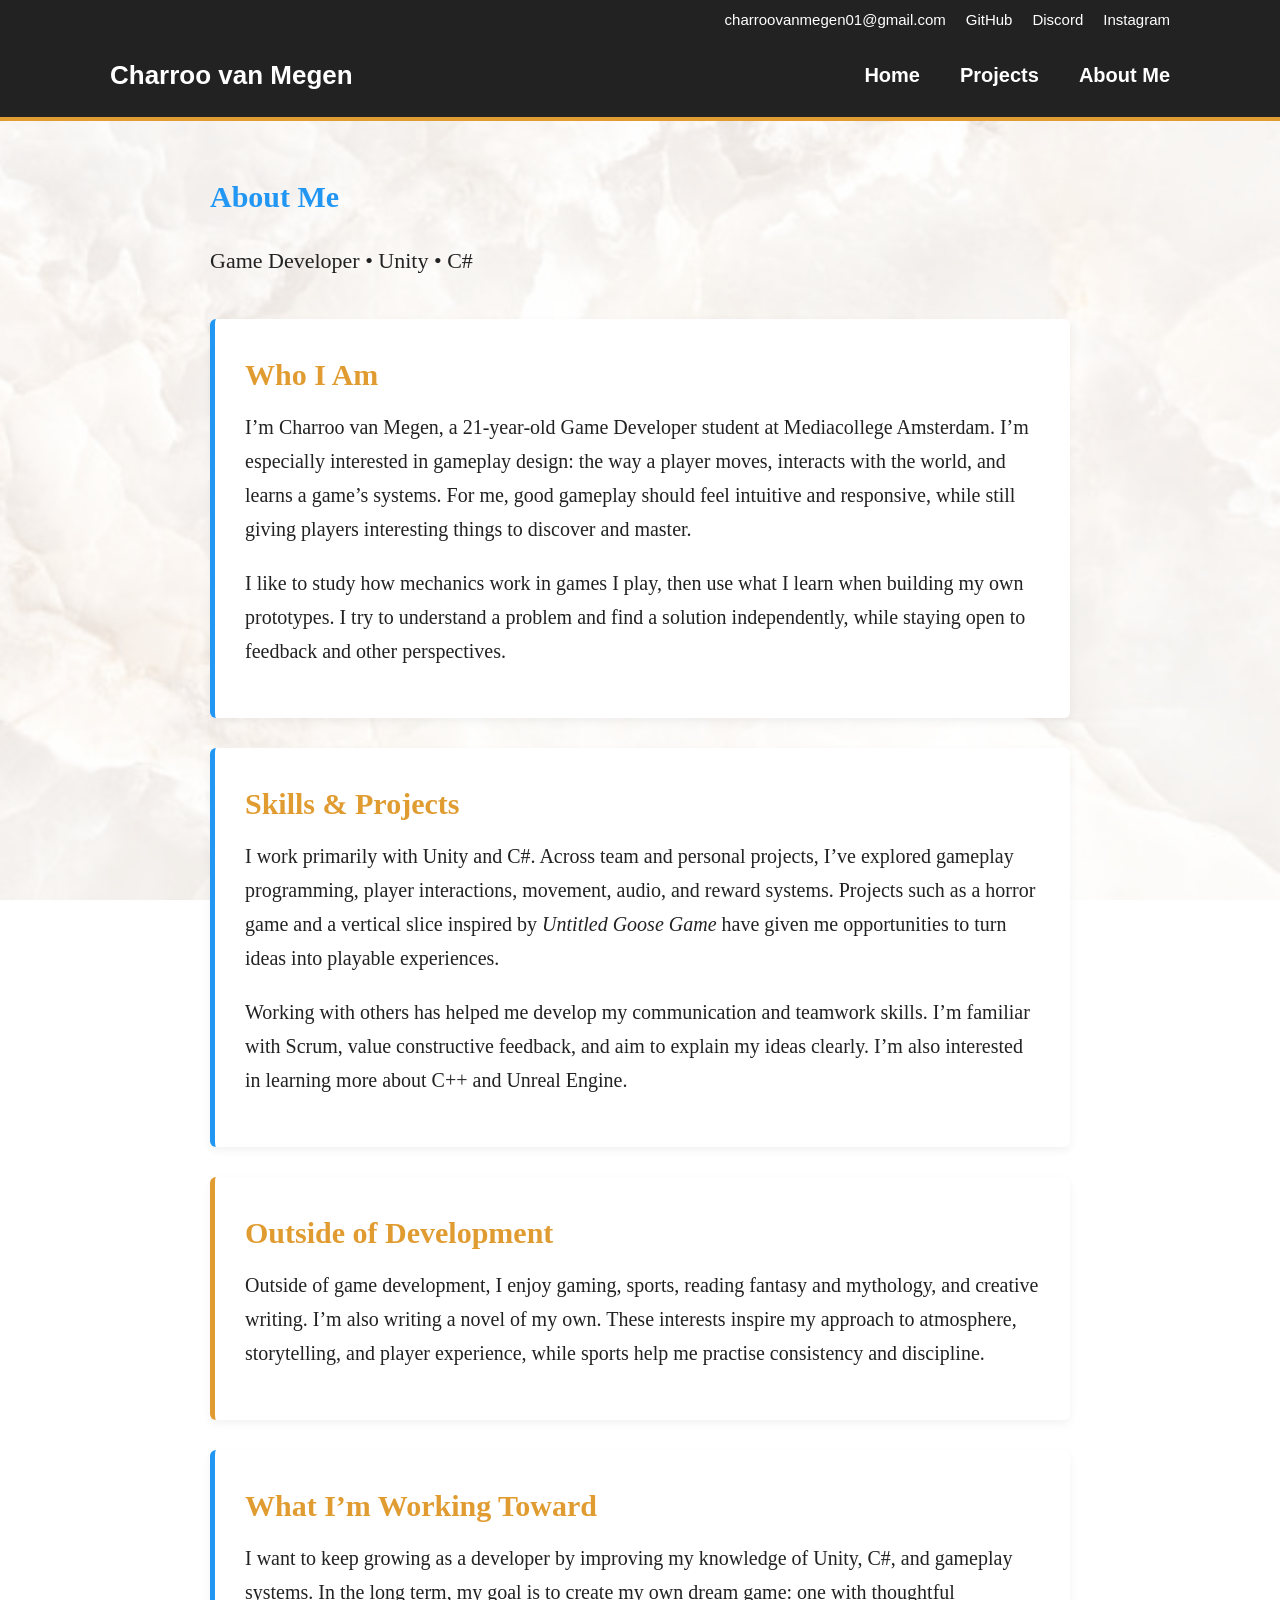
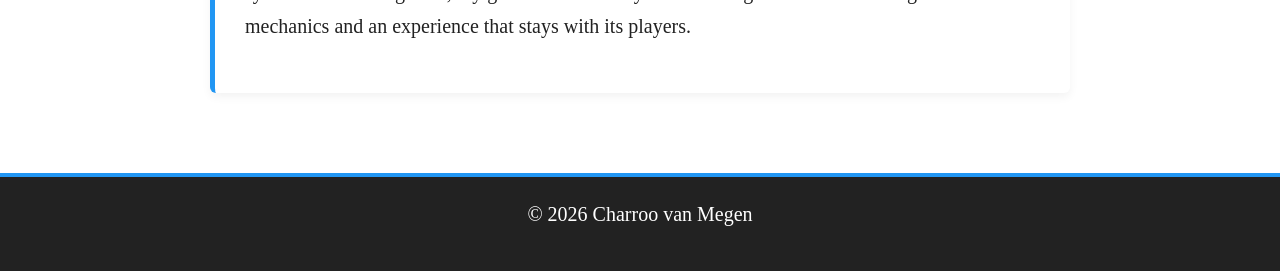
<file: about.html>
<!DOCTYPE html>
<html lang="en">
<head>
  <meta charset="UTF-8">
  <meta name="viewport" content="width=device-width, initial-scale=1.0">
  <title>About Me | Charroo van Megen</title>
  <link rel="stylesheet" href="style.css">
</head>

<body>
<header>
  <nav class="contact-bar" aria-label="Contact links">
    <a href="mailto:charroovanmegen01@gmail.com">charroovanmegen01@gmail.com</a>
    <a href="https://github.com/charroo-van-megen" target="_blank" rel="noopener noreferrer">GitHub</a>
    <a href="https://discord.com/users/kashikoi1478" target="_blank" rel="noopener noreferrer">Discord</a>
    <a href="https://www.instagram.com/C.W.van.Megen" target="_blank" rel="noopener noreferrer">Instagram</a>
  </nav>

  <nav class="navbar" aria-label="Main navigation">
    <div class="logo">
      <a href="index.html">Charroo van Megen</a>
    </div>
    <div class="nav-links">
      <a href="index.html">Home</a>
      <a href="projects.html">Projects</a>
      <a href="about.html" aria-current="page">About Me</a>
    </div>
  </nav>
</header>

<main class="container">
  <section class="about-header">
    <h1>About Me</h1>
    <p class="intro">Game Developer • Unity • C#</p>
  </section>

  <section class="about-section">
    <h2>Who I Am</h2>
    <p>I’m Charroo van Megen, a 21-year-old Game Developer student at Mediacollege Amsterdam. I’m especially interested in gameplay design: the way a player moves, interacts with the world, and learns a game’s systems. For me, good gameplay should feel intuitive and responsive, while still giving players interesting things to discover and master.</p>
    <p>I like to study how mechanics work in games I play, then use what I learn when building my own prototypes. I try to understand a problem and find a solution independently, while staying open to feedback and other perspectives.</p>
  </section>

  <section class="about-section">
    <h2>Skills & Projects</h2>
    <p>I work primarily with Unity and C#. Across team and personal projects, I’ve explored gameplay programming, player interactions, movement, audio, and reward systems. Projects such as a horror game and a vertical slice inspired by <em>Untitled Goose Game</em> have given me opportunities to turn ideas into playable experiences.</p>
    <p>Working with others has helped me develop my communication and teamwork skills. I’m familiar with Scrum, value constructive feedback, and aim to explain my ideas clearly. I’m also interested in learning more about C++ and Unreal Engine.</p>
  </section>

  <section class="about-section about-goal">
    <h2>Outside of Development</h2>
    <p>Outside of game development, I enjoy gaming, sports, reading fantasy and mythology, and creative writing. I’m also writing a novel of my own. These interests inspire my approach to atmosphere, storytelling, and player experience, while sports help me practise consistency and discipline.</p>
  </section>

  <section class="about-section">
    <h2>What I’m Working Toward</h2>
    <p>I want to keep growing as a developer by improving my knowledge of Unity, C#, and gameplay systems. In the long term, my goal is to create my own dream game: one with thoughtful mechanics and an experience that stays with its players.</p>
  </section>
</main>

<footer>
  <p>© 2026 Charroo van Megen</p>
</footer>
</body>
</html>
</file>
<file: style.css>
/* =========================
   VARIABLES
========================= */
:root {
  --dark: #222;
  --light-bg: #f4f4f4;
  --text: #333;
  --white: #ffffff;

  --mango: #E09C31;
  --azure: #2196F3;
}

/* =========================
   RESET & BASE
========================= */
* {
  margin: 0;
  padding: 0;
  box-sizing: border-box;
}

html, body {
  height: 100%;
}

html {
  font-size: 125%;
}

body {
  font-family: 'Playfair Display', serif;
  background: url('Quartz.Background.jpg') no-repeat center center fixed;
  background-size: cover;
  color: #222;
  line-height: 1.7;

  display: flex;
  flex-direction: column;
}

/* Optional overlay for readability */
body::before {
  content: "";
  position: fixed;
  top: 0; left: 0;
  width: 100%; height: 100%;
  background: rgba(255, 255, 255, 0.7);
  z-index: -1;
}

/* UI elements use clean sans-serif */
.navbar,
.contact-bar,
.nav-links a,
.logo a,
button,
select,
.home-card a {
  font-family: Arial, sans-serif;
}

/* =========================
   HEADER & NAVIGATION
========================= */
header {
  background: var(--dark);
  color: var(--white);
  border-bottom: 4px solid var(--mango);
  position: sticky;
  top: 0;
  z-index: 1000;
}

.contact-bar {
  max-width: 1100px;
  margin: auto;
  padding: 0.35rem 1rem 0;
  display: flex;
  justify-content: flex-end;
  gap: 1rem;
  font-size: 0.75rem;
}

.contact-bar a {
  color: var(--white);
  text-decoration: none;
}

.contact-bar a:hover {
  color: var(--mango);
}

.navbar {
  max-width: 1100px;
  margin: auto;
  padding: 1rem;

  display: flex;
  justify-content: space-between;
  align-items: center;
}

.logo a {
  color: var(--white);
  text-decoration: none;
  font-weight: bold;
  font-size: 1.3rem;
}

.nav-links {
  display: flex;
  gap: 2rem;
}

.nav-links a {
  color: var(--white);
  text-decoration: none;
  font-weight: bold;
  position: relative;
  transition: color 0.3s ease;
}

.nav-links a::after {
  content: "";
  position: absolute;
  width: 0;
  height: 2px;
  background: var(--azure);
  left: 0;
  bottom: -5px;
  transition: width 0.3s ease;
}

.nav-links a:hover {
  color: var(--mango);
}

.nav-links a:hover::after {
  width: 100%;
}

@media (max-width: 700px) {
  .contact-bar {
    flex-wrap: wrap;
    justify-content: center;
    gap: 0.25rem 0.75rem;
  }

  .navbar {
    flex-direction: column;
    gap: 0.75rem;
  }

  .nav-links {
    flex-wrap: wrap;
    justify-content: center;
    gap: 0.75rem 1rem;
    width: 100%;
  }
}

/* =========================
   CONTAINER
========================= */
.container {
  width: min(900px, 100%);
  margin: 2.5rem auto;
  padding: 0 1rem;
  flex: 1;
}

/* =========================
   HEADINGS & TEXT
========================= */
h1, h2 {
  font-family: 'Merriweather', serif;
  font-weight: 700;
}

h1 {
  margin-bottom: 1rem;
  color: var(--azure);
}

h2 {
  color: var(--mango);
  margin-bottom: 0.5rem;
}

p {
  margin-bottom: 1rem;
  font-weight: 400;
}

a {
  color: var(--azure);
}

a:hover {
  color: var(--mango);
}

/* =========================
   HOME PAGE
========================= */
.project-showcase-heading {
  margin-bottom: 1.5rem;
}

.project-showcase-heading p {
  max-width: 700px;
}

.project-preview-grid {
  display: grid;
  grid-template-columns: repeat(auto-fit, minmax(240px, 1fr));
  gap: 1.25rem;
}

.project-preview-card {
  overflow: hidden;
  background: var(--white);
  border-top: 5px solid var(--mango);
  border-radius: 6px;
  box-shadow: 0 4px 10px rgba(0,0,0,0.08);
  transition: transform 0.25s ease, box-shadow 0.25s ease;
}

.project-preview-card:hover {
  transform: translateY(-4px);
  box-shadow: 0 8px 18px rgba(0,0,0,0.12);
}

.project-preview-media {
  display: block;
  width: 100%;
  height: 170px;
  object-fit: cover;
  object-position: center;
  background: #222;
}

.project-preview-content {
  padding: 1rem 1.25rem 1.25rem;
}

.project-preview-content h2 {
  font-size: 1.05rem;
}

.project-preview-content p {
  min-height: 4.5rem;
  margin-bottom: 0.75rem;
}

.project-preview-content a,
.home-about a,
.novel-preview a {
  font: bold 0.9rem Arial, sans-serif;
}

.novel-preview {
  display: flex;
  align-items: center;
  gap: 1rem;
  margin-top: 1rem;
}

.novel-preview img {
  width: 100px;
  max-height: 140px;
  object-fit: cover;
  border-radius: 4px;
}

.novel-preview h3 {
  margin-bottom: 0.25rem;
}

.novel-preview p {
  margin-bottom: 0.5rem;
}

.home-intro {
  display: flex;
  align-items: center;
  justify-content: space-between;
  gap: 2rem;
  min-height: max(540px, calc(100vh - 180px));
  margin-bottom: 0;
}

.home-intro-text {
  flex: 1;
}

.home-intro-text p {
  margin-bottom: 0;
}

.home-profile-image {
  display: block;
  width: min(250px, 35%);
  aspect-ratio: 4 / 5;
  object-fit: cover;
  border: 4px solid var(--white);
  border-radius: 8px;
  box-shadow: 0 4px 10px rgba(0,0,0,0.12);
}

.home-about {
  background: var(--white);
  padding: 1.5rem;
  border-radius: 6px;
  border-left: 5px solid var(--mango);
  box-shadow: 0 4px 10px rgba(0,0,0,0.05);
  margin-bottom: 2rem;
}

.home-sections {
  display: grid;
  grid-template-columns: repeat(auto-fit, minmax(250px, 1fr));
  gap: 1.5rem;
}

.home-card {
  background: var(--white);
  padding: 1.5rem;
  border-radius: 6px;
  border-top: 5px solid var(--mango);
  box-shadow: 0 4px 10px rgba(0,0,0,0.05);
  transition: transform 0.3s ease, box-shadow 0.3s ease;
}

.home-card:hover {
  transform: translateY(-5px);
  box-shadow: 0 8px 18px rgba(0,0,0,0.1);
}

@media (max-width: 600px) {
  .home-intro {
    flex-direction: column;
    align-items: flex-start;
  }

  .home-profile-image {
    width: min(250px, 100%);
  }
}

/* =========================
   ABOUT PAGE
========================= */
.about-header {
  margin-bottom: 2rem;
}

.intro {
  font-size: 1.1rem;
  max-width: 720px;
}

.about-section {
  background: var(--white);
  padding: 1.5rem;
  margin-bottom: 1.5rem;
  border-left: 5px solid var(--azure);
  border-radius: 6px;
  box-shadow: 0 4px 10px rgba(0,0,0,0.05);
}

.about-goal {
  border-left-color: var(--mango);
}

/* =========================
   MODAL (ADDED)
========================= */

.modal {
  display: none;
  position: fixed;
  inset: 0;

  background: rgba(0, 0, 0, 0.6);
  z-index: 9999;

  justify-content: center;
  align-items: center;
}

.modal-content {
  background: var(--white);
  padding: 2rem;
  border-radius: 8px;

  width: min(400px, 90%);
  text-align: center;

  border-top: 5px solid var(--mango);
  box-shadow: 0 10px 25px rgba(0, 0, 0, 0.25);
}

.modal-content h2 {
  color: var(--azure);
  margin-bottom: 0.5rem;
}

.modal-content p {
  margin-bottom: 1.5rem;
  word-break: break-word;
}

.modal-buttons {
  display: flex;
  justify-content: center;
  gap: 1rem;
}

.modal-buttons button {
  padding: 0.6rem 1.2rem;
  border: none;
  border-radius: 6px;
  cursor: pointer;
  font-family: Arial, sans-serif;
  transition: 0.2s ease;
}

.confirm {
  background: var(--azure);
  color: white;
}

.confirm:hover {
  background: var(--mango);
}

.cancel {
  background: #ddd;
}

.cancel:hover {
  background: #bbb;
}

/* =========================
   FOOTER
========================= */
footer {
  text-align: center;
  padding: 1rem;
  margin-top: 0;

  background: var(--dark);
  color: var(--white);
  border-top: 4px solid var(--azure);
}
</file>
